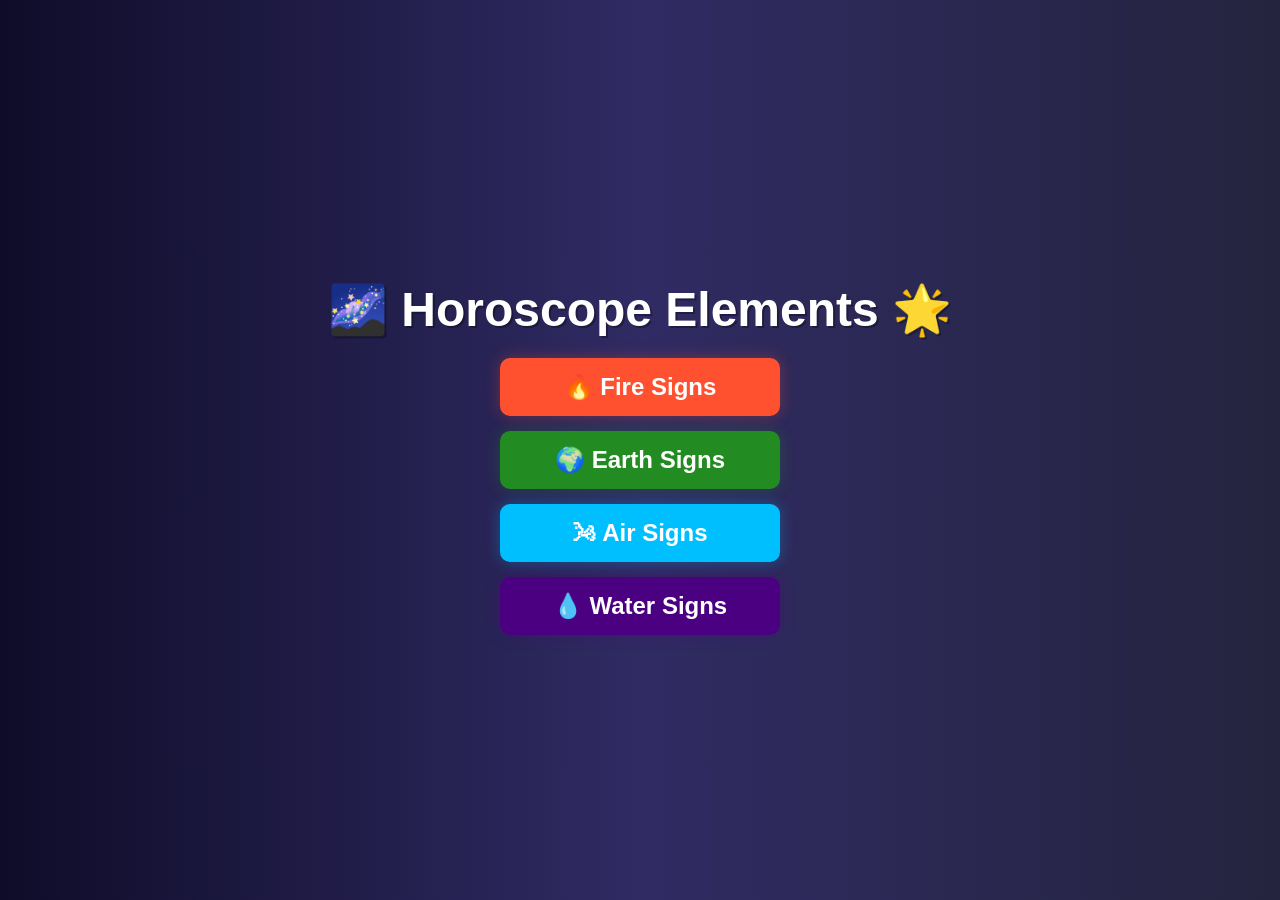
<file: index.html>
<!DOCTYPE html>
<html lang="en">
<head>
  <meta charset="UTF-8">
  <meta name="viewport" content="width=device-width, initial-scale=1">
  <title>🌌 Horoscope Elements</title>
  <style>
    body {
      margin: 0;
      padding: 0;
      font-family: 'Segoe UI', sans-serif;
      background: linear-gradient(to right, #0f0c29, #302b63, #24243e);
      color: white;
      text-align: center;
      height: 100vh;
      display: flex;
      flex-direction: column;
      justify-content: center;
    }
    h1 {
      font-size: 3em;
      margin-bottom: 20px;
      text-shadow: 2px 2px #00000050;
    }
    .container {
      max-width: 800px;
      margin: auto;
      padding: 20px;
    }
    .button {
      display: block;
      width: 250px;
      margin: 15px auto;
      padding: 15px;
      font-size: 1.5em;
      font-weight: bold;
      text-decoration: none;
      color: white;
      border-radius: 10px;
      transition: 0.3s;
    }
    .fire { background: #ff512f; box-shadow: 0 0 15px #ff512f50; }
    .earth { background: #228B22; box-shadow: 0 0 15px #228B2250; }
    .air { background: #00BFFF; box-shadow: 0 0 15px #00BFFF50; }
    .water { background: #4B0082; box-shadow: 0 0 15px #4B008250; }

    .button:hover {
      transform: scale(1.1);
      opacity: 0.9;
    }
  </style>
</head>
<body>
  <div class="container">
    <h1>🌌 Horoscope Elements 🌟</h1>

    <a href="fire signs.html" class="button fire">🔥 Fire Signs</a>
    <a href="earth signs.html" class="button earth">🌍 Earth Signs</a>
    <a href="air signs.html" class="button air">🌬 Air Signs</a>
    <a href="water signs.html" class="button water">💧 Water Signs</a>
  </div>
</body>
</html>
</file>
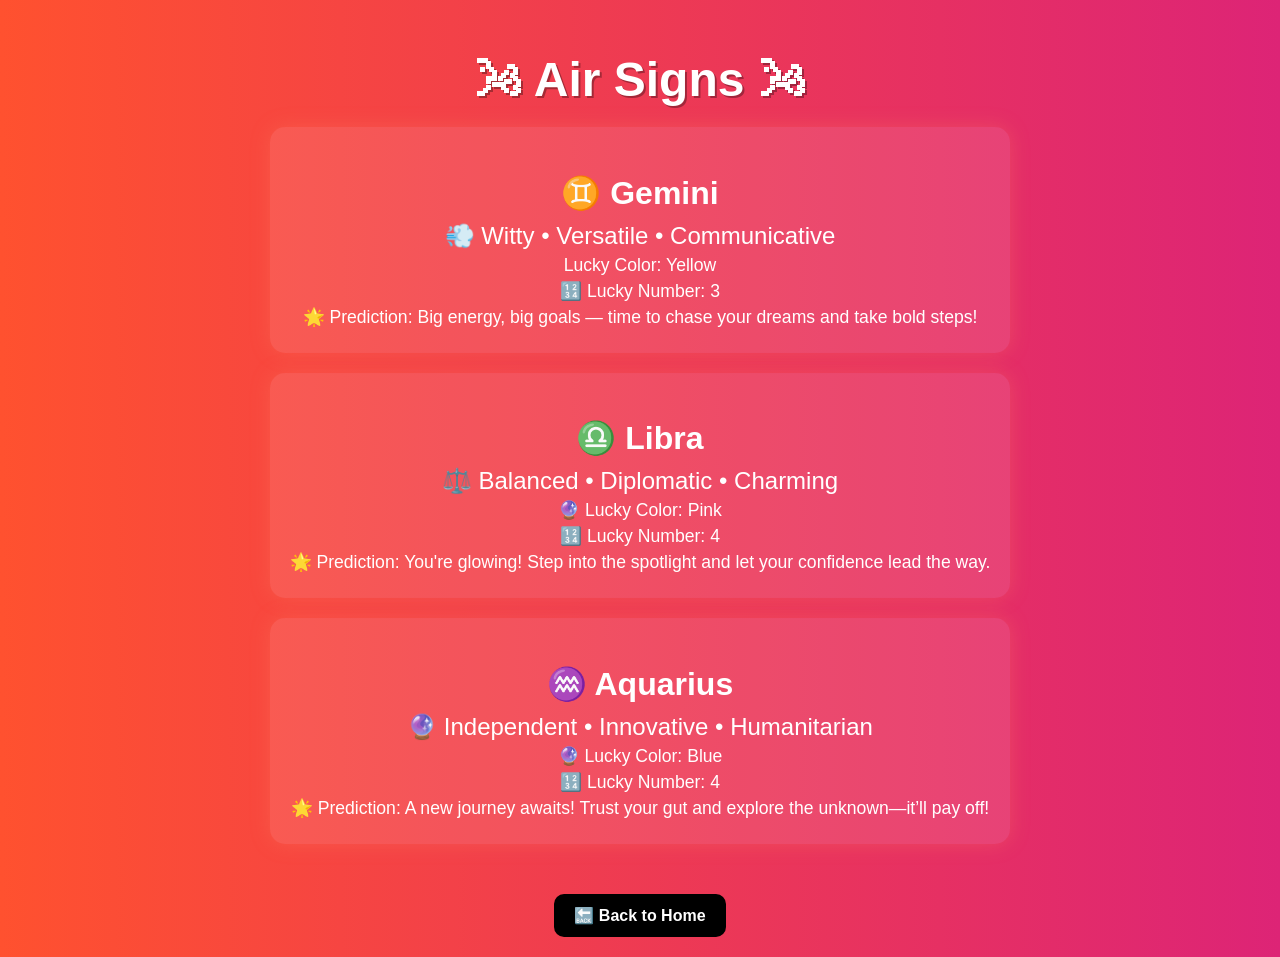
<file: air signs.html>
<!DOCTYPE html>
<html lang="en">
<head>
  <meta charset="UTF-8">
  <meta name="viewport" content="width=device-width, initial-scale=1">
  <title>🌬 Air Signs 🌬</title>
  <style>
    body {
      margin: 0;
      padding: 0;
      font-family: 'Segoe UI', sans-serif;
      background: linear-gradient(to right, #ff512f, #dd2476);
      color: white;
      text-align: center;
      min-height: 100vh;
      display: flex;
      flex-direction: column;
      justify-content: center;
    }
    h1 {
      font-size: 3em;
      margin-bottom: 10px;
      text-shadow: 2px 2px #00000050;
    }
    .container {
      max-width: 800px;
      margin: auto;
      padding: 20px;
    }
    .sign-box {
      background-color: rgba(255, 255, 255, 0.1);
      border-radius: 15px;
      padding: 20px;
      margin: 20px 0;
      box-shadow: 0 0 20px #ff7e5f50;
    }
    .sign-box h2 {
      font-size: 2em;
      margin-bottom: 10px;
    }
    .emoji {
      font-size: 1.5em;
    }
    .info {
      font-size: 1.1em;
      margin: 5px 0;
    }
    .back-link {
      margin-top: 30px;
      display: inline-block;
      padding: 12px 20px;
      background: black;
      color: white;
      text-decoration: none;
      border-radius: 10px;
      font-weight: bold;
    }
    .back-link:hover {
      background: white;
      color: black;
    }
  </style>
</head>
<body>
  <div class="container">
    <h1> 🌬 Air Signs 🌬</h1>

    <div class="sign-box">
      <h2>♊ Gemini </h2>
      <div class="emoji">💨 Witty • Versatile • Communicative</div>
      <div class="info">Lucky Color: Yellow </div>
      <div class="info">🔢 Lucky Number: 3</div>
      <div class="info">🌟 Prediction: Big energy, big goals — time to chase your dreams and take bold steps!</div>
    </div>

    <div class="sign-box">
      <h2>♎ Libra</h2>
      <div class="emoji">⚖️ Balanced • Diplomatic • Charming</div>
      <div class="info">🔮 Lucky Color: Pink</div>
      <div class="info">🔢 Lucky Number: 4</div>
      <div class="info">🌟 Prediction: You're glowing! Step into the spotlight and let your confidence lead the way.</div>
    </div>

    <div class="sign-box">
      <h2>♒ Aquarius </h2>
      <div class="emoji">🔮 Independent • Innovative • Humanitarian</div>
      <div class="info">🔮 Lucky Color: Blue</div>
      <div class="info">🔢 Lucky Number: 4</div>
      <div class="info">🌟 Prediction: A new journey awaits! Trust your gut and explore the unknown—it’ll pay off!</div>
    </div>

    <a class="back-link" href="index.html">🔙 Back to Home</a>
  </div>
</body>
</html>
</file>
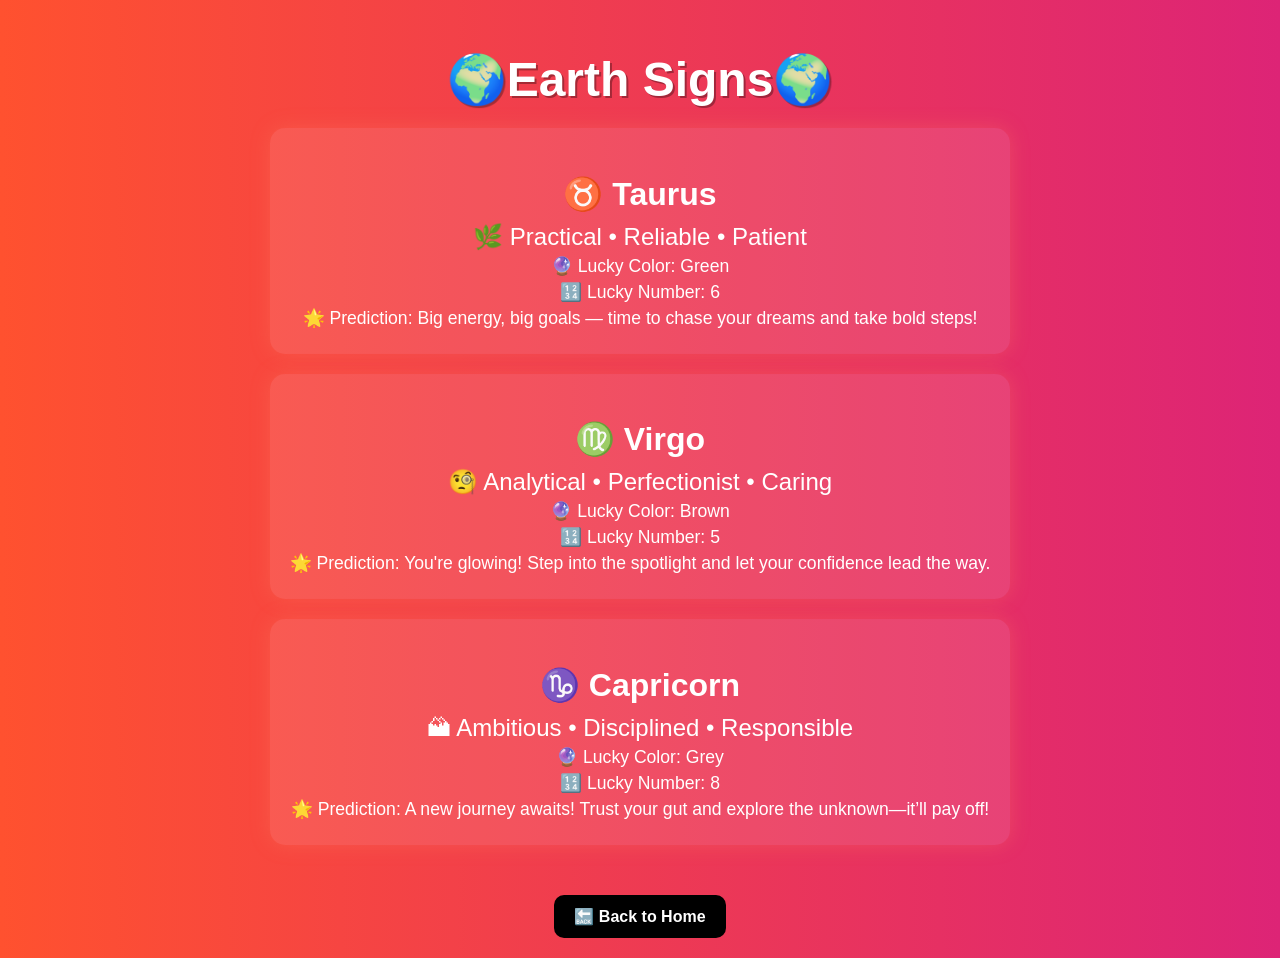
<file: earth signs.html>
<!DOCTYPE html>
<html lang="en">
<head>
  <meta charset="UTF-8">
  <meta name="viewport" content="width=device-width, initial-scale=1">
  <title>🌍 Earth Signs</title>
  <style>
    body {
      margin: 0;
      padding: 0;
      font-family: 'Segoe UI', sans-serif;
      background: linear-gradient(to right, #ff512f, #dd2476);
      color: white;
      text-align: center;
      min-height: 100vh;
      display: flex;
      flex-direction: column;
      justify-content: center;
    }
    h1 {
      font-size: 3em;
      margin-bottom: 10px;
      text-shadow: 2px 2px #00000050;
    }
    .container {
      max-width: 800px;
      margin: auto;
      padding: 20px;
    }
    .sign-box {
      background-color: rgba(255, 255, 255, 0.1);
      border-radius: 15px;
      padding: 20px;
      margin: 20px 0;
      box-shadow: 0 0 20px #ff7e5f50;
    }
    .sign-box h2 {
      font-size: 2em;
      margin-bottom: 10px;
    }
    .emoji {
      font-size: 1.5em;
    }
    .info {
      font-size: 1.1em;
      margin: 5px 0;
    }
    .back-link {
      margin-top: 30px;
      display: inline-block;
      padding: 12px 20px;
      background: black;
      color: white;
      text-decoration: none;
      border-radius: 10px;
      font-weight: bold;
    }
    .back-link:hover {
      background: white;
      color: black;
    }
  </style>
</head>
<body>
  <div class="container">
    <h1> 🌍Earth Signs🌍 </h1>

    <div class="sign-box">
      <h2>♉ Taurus </h2>
      <div class="emoji">🌿 Practical • Reliable • Patient</div>
      <div class="info">🔮 Lucky Color: Green</div>
      <div class="info">🔢 Lucky Number: 6</div>
      <div class="info">🌟 Prediction: Big energy, big goals — time to chase your dreams and take bold steps!</div>
    </div>

    <div class="sign-box">
      <h2>♍ Virgo</h2>
      <div class="emoji">🧐 Analytical • Perfectionist • Caring</div>
      <div class="info">🔮 Lucky Color: Brown</div>
      <div class="info">🔢 Lucky Number: 5</div>
      <div class="info">🌟 Prediction: You're glowing! Step into the spotlight and let your confidence lead the way.</div>
    </div>

    <div class="sign-box">
      <h2>♑ Capricorn</h2>
      <div class="emoji">🏔 Ambitious • Disciplined • Responsible</div>
      <div class="info">🔮 Lucky Color: Grey</div>
      <div class="info">🔢 Lucky Number: 8</div>
      <div class="info">🌟 Prediction: A new journey awaits! Trust your gut and explore the unknown—it’ll pay off!</div>
    </div>

    <a class="back-link" href="index.html">🔙 Back to Home</a>
  </div>
</body>
</html>
</file>
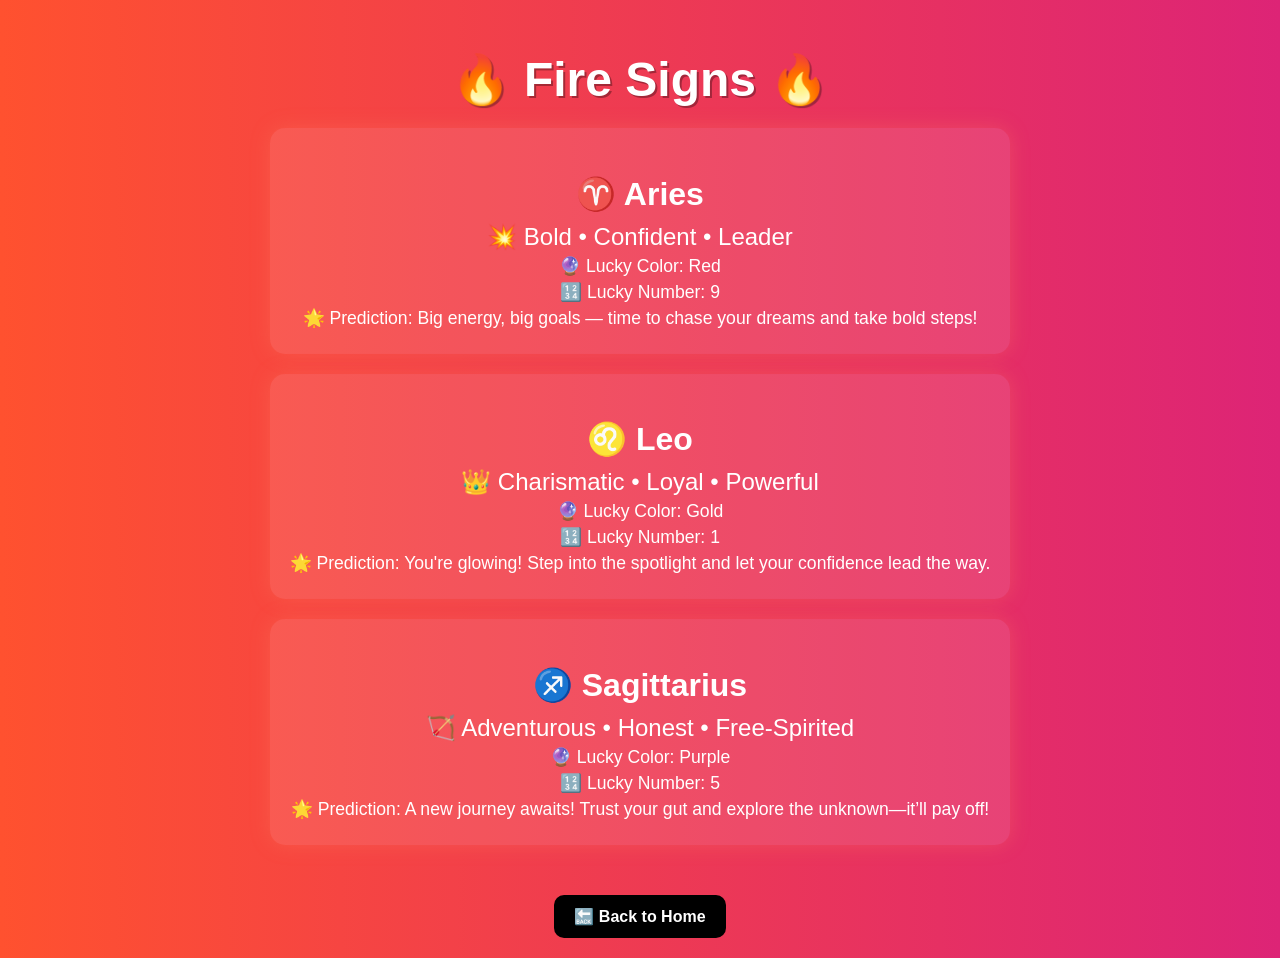
<file: fire signs.html>
<!DOCTYPE html>
<html lang="en">
<head>
  <meta charset="UTF-8">
  <meta name="viewport" content="width=device-width, initial-scale=1">
  <title>🔥 Fire Signs</title>
  <style>
    body {
      margin: 0;
      padding: 0;
      font-family: 'Segoe UI', sans-serif;
      background: linear-gradient(to right, #ff512f, #dd2476);
      color: white;
      text-align: center;
      min-height: 100vh;
      display: flex;
      flex-direction: column;
      justify-content: center;
    }
    h1 {
      font-size: 3em;
      margin-bottom: 10px;
      text-shadow: 2px 2px #00000050;
    }
    .container {
      max-width: 800px;
      margin: auto;
      padding: 20px;
    }
    .sign-box {
      background-color: rgba(255, 255, 255, 0.1);
      border-radius: 15px;
      padding: 20px;
      margin: 20px 0;
      box-shadow: 0 0 20px #ff7e5f50;
    }
    .sign-box h2 {
      font-size: 2em;
      margin-bottom: 10px;
    }
    .emoji {
      font-size: 1.5em;
    }
    .info {
      font-size: 1.1em;
      margin: 5px 0;
    }
    .back-link {
      margin-top: 30px;
      display: inline-block;
      padding: 12px 20px;
      background: black;
      color: white;
      text-decoration: none;
      border-radius: 10px;
      font-weight: bold;
    }
    .back-link:hover {
      background: white;
      color: black;
    }
  </style>
</head>
<body>
  <div class="container">
    <h1>🔥 Fire Signs 🔥</h1>

    <div class="sign-box">
      <h2>♈ Aries</h2>
      <div class="emoji">💥 Bold • Confident • Leader</div>
      <div class="info">🔮 Lucky Color: Red</div>
      <div class="info">🔢 Lucky Number: 9</div>
      <div class="info">🌟 Prediction: Big energy, big goals — time to chase your dreams and take bold steps!</div>
    </div>

    <div class="sign-box">
      <h2>♌ Leo</h2>
      <div class="emoji">👑 Charismatic • Loyal • Powerful</div>
      <div class="info">🔮 Lucky Color: Gold</div>
      <div class="info">🔢 Lucky Number: 1</div>
      <div class="info">🌟 Prediction: You're glowing! Step into the spotlight and let your confidence lead the way.</div>
    </div>

    <div class="sign-box">
      <h2>♐ Sagittarius</h2>
      <div class="emoji">🏹 Adventurous • Honest • Free-Spirited</div>
      <div class="info">🔮 Lucky Color: Purple</div>
      <div class="info">🔢 Lucky Number: 5</div>
      <div class="info">🌟 Prediction: A new journey awaits! Trust your gut and explore the unknown—it’ll pay off!</div>
    </div>

    <a class="back-link" href="index.html">🔙 Back to Home</a>
  </div>
</body>
</html>
</file>
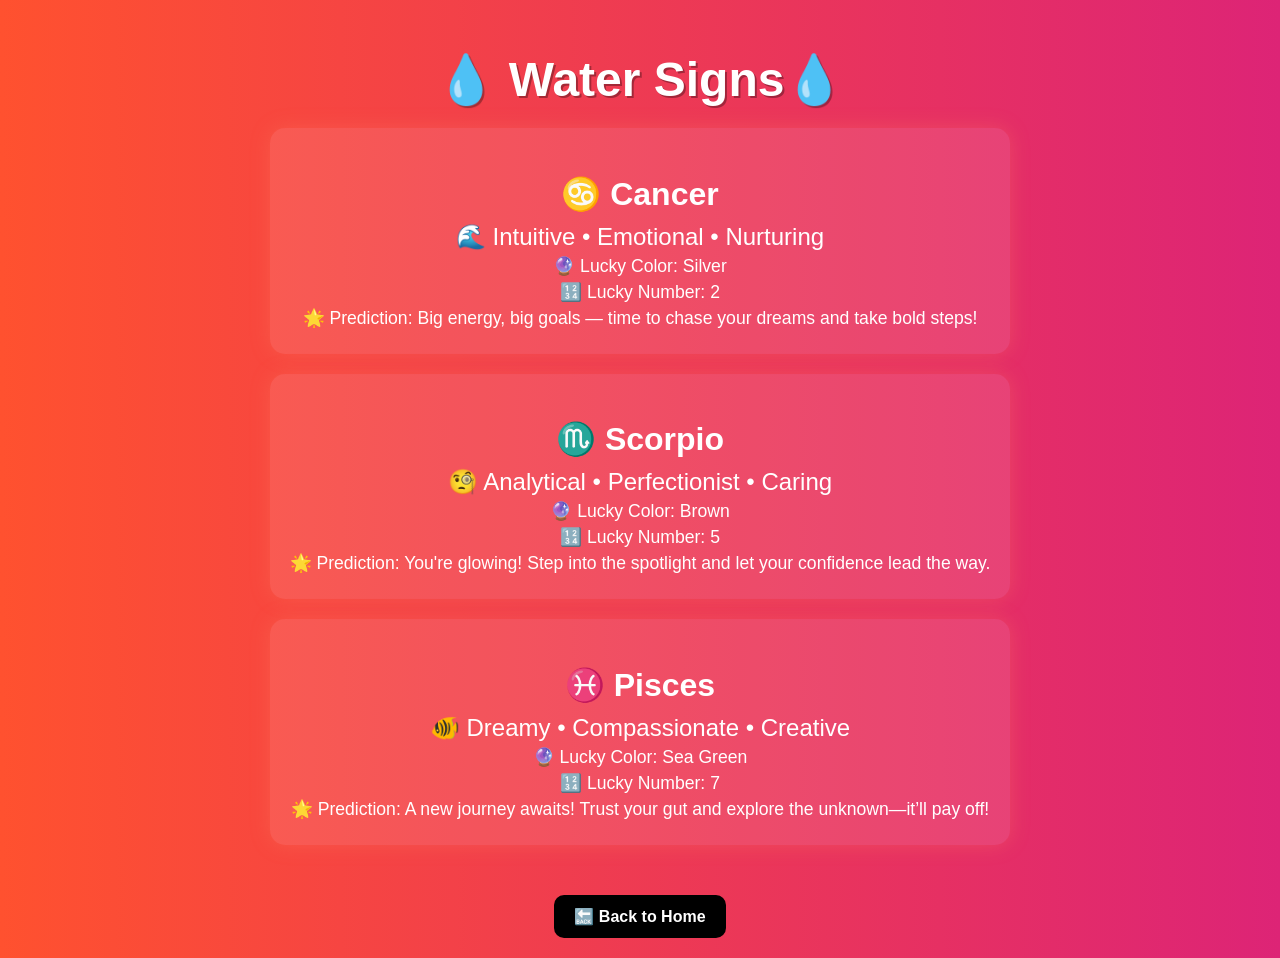
<file: water signs.html>
<!DOCTYPE html>
<html lang="en">
<head>
  <meta charset="UTF-8">
  <meta name="viewport" content="width=device-width, initial-scale=1">
  <title>🌍 Earth Signs</title>
  <style>
    body {
      margin: 0;
      padding: 0;
      font-family: 'Segoe UI', sans-serif;
      background: linear-gradient(to right, #ff512f, #dd2476);
      color: white;
      text-align: center;
      min-height: 100vh;
      display: flex;
      flex-direction: column;
      justify-content: center;
    }
    h1 {
      font-size: 3em;
      margin-bottom: 10px;
      text-shadow: 2px 2px #00000050;
    }
    .container {
      max-width: 800px;
      margin: auto;
      padding: 20px;
    }
    .sign-box {
      background-color: rgba(255, 255, 255, 0.1);
      border-radius: 15px;
      padding: 20px;
      margin: 20px 0;
      box-shadow: 0 0 20px #ff7e5f50;
    }
    .sign-box h2 {
      font-size: 2em;
      margin-bottom: 10px;
    }
    .emoji {
      font-size: 1.5em;
    }
    .info {
      font-size: 1.1em;
      margin: 5px 0;
    }
    .back-link {
      margin-top: 30px;
      display: inline-block;
      padding: 12px 20px;
      background: black;
      color: white;
      text-decoration: none;
      border-radius: 10px;
      font-weight: bold;
    }
    .back-link:hover {
      background: white;
      color: black;
    }
  </style>
</head>
<body>
  <div class="container">
    <h1>💧 Water Signs💧 </h1>

    <div class="sign-box">
      <h2>♋ Cancer </h2>
      <div class="emoji">🌊 Intuitive • Emotional • Nurturing</div>
      <div class="info">🔮 Lucky Color: Silver</div>
      <div class="info">🔢 Lucky Number: 2</div>
      <div class="info">🌟 Prediction: Big energy, big goals — time to chase your dreams and take bold steps!</div>
    </div>

    <div class="sign-box">
      <h2>♏ Scorpio</h2>
      <div class="emoji">🧐 Analytical • Perfectionist • Caring</div>
      <div class="info">🔮 Lucky Color: Brown</div>
      <div class="info">🔢 Lucky Number: 5</div>
      <div class="info">🌟 Prediction: You're glowing! Step into the spotlight and let your confidence lead the way.</div>
    </div>

    <div class="sign-box">
      <h2> ♓ Pisces</h2>
      <div class="emoji">🐠 Dreamy • Compassionate • Creative</div>
      <div class="info">🔮 Lucky Color: Sea Green</div>
      <div class="info">🔢 Lucky Number: 7</div>
      <div class="info">🌟 Prediction: A new journey awaits! Trust your gut and explore the unknown—it’ll pay off!</div>
    </div>

    <a class="back-link" href="index.html">🔙 Back to Home</a>
  </div>
</body>
</html>
</file>
